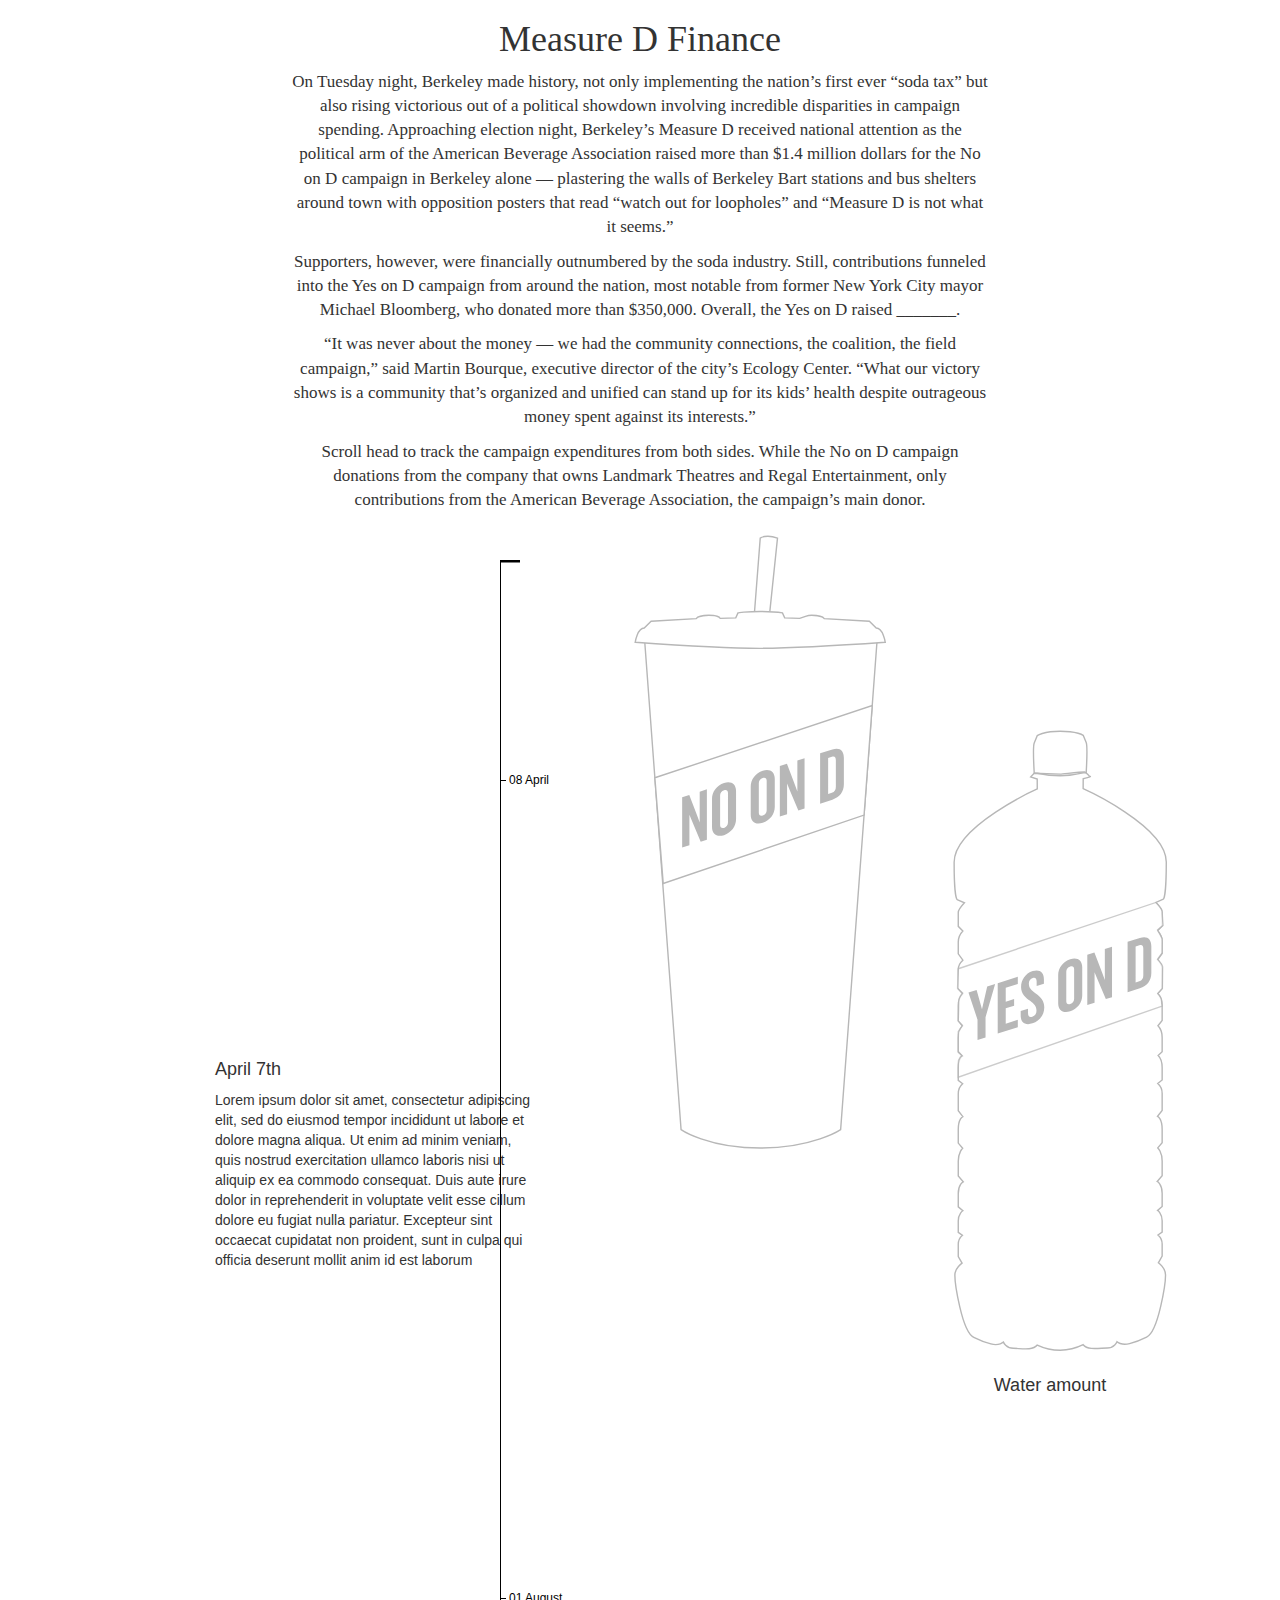
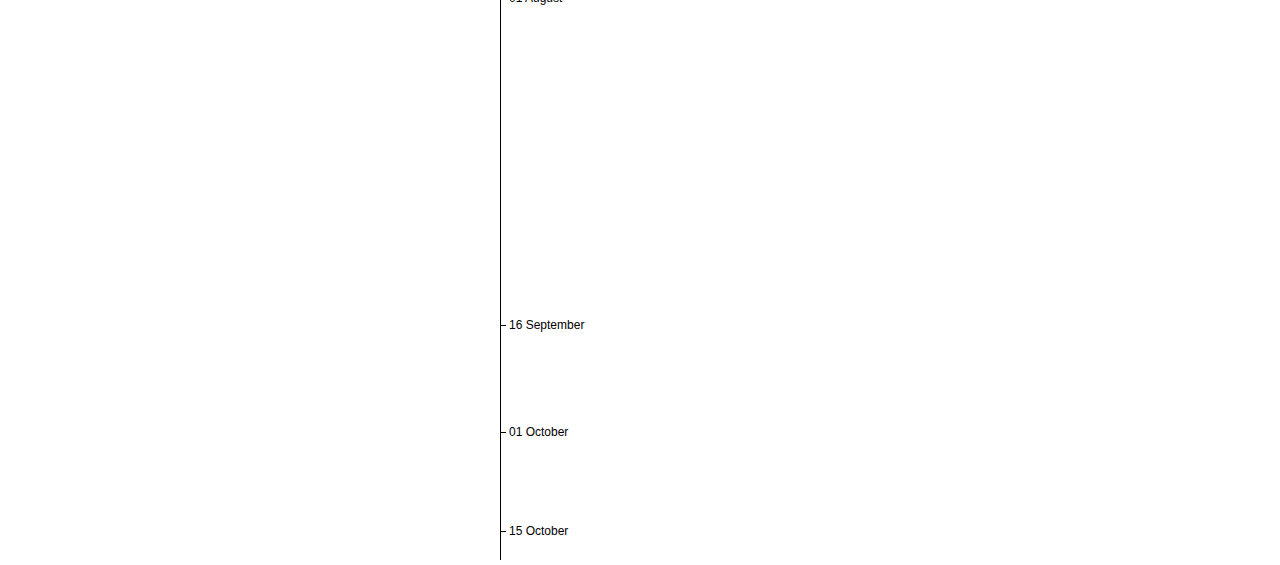
<file: index.html>
<!DOCTYPE html>
<html>

<head>
	<meta charset="utf-8">
	<script src="./js/jquery.min.js"></script>
	<script src="./js/d3.js" charset="utf-8"></script>
	<link href="./css/bootstrap.css" rel="stylesheet">
	<link href="./css/style.css" rel="stylesheet">
</head>
<body>
	<div id="g-opening-paragraph">
		<h1>Measure D Finance</h1>
		<p> On Tuesday night, Berkeley made history, not only implementing the nation’s first ever “soda tax” but also rising victorious out of a political showdown involving incredible disparities in campaign spending. Approaching election night, Berkeley’s Measure D received national attention as the political arm of the American Beverage Association raised more than $1.4 million dollars for the No on D campaign in Berkeley alone — plastering the walls of Berkeley Bart stations and bus shelters around town with opposition posters that read “watch out for loopholes” and “Measure D is not what it seems.” </p>
		<p>
		Supporters, however, were financially outnumbered by the soda industry. Still, contributions funneled into the Yes on D campaign from around the nation, most notable from former New York City mayor Michael Bloomberg, who donated more than $350,000. Overall, the Yes on D raised _______. 
		</p>
		<p>
		“It was never about the money — we had the community connections, the coalition, the field campaign,” said Martin Bourque, executive director of the city’s Ecology Center. “What our victory shows is a community that’s organized and unified can stand up for its kids’ health despite outrageous money spent against its interests.”
		</p>
		<p>
		Scroll head to track the campaign expenditures from both sides. While the No on D campaign donations from the company that owns Landmark Theatres and Regal Entertainment, only contributions from the American Beverage Association, the campaign’s main donor.
		</p>
	</div>
	<div id="g-columns">
		<div id="g-soda-tax">
			<div class="g-left g-column">
				<div id="g-soda-tax-text">
					<div class="g-left g-column g-soda-tax-text" >
					<h4>April 7th</h3>
					<p>Lorem ipsum dolor sit amet, consectetur adipiscing elit, sed do eiusmod tempor incididunt ut labore et dolore magna aliqua. Ut enim ad minim veniam, quis nostrud exercitation ullamco laboris nisi ut aliquip ex ea commodo consequat. Duis aute irure dolor in reprehenderit in voluptate velit esse cillum dolore eu fugiat nulla pariatur. Excepteur sint occaecat cupidatat non proident, sunt in culpa qui officia deserunt mollit anim id est laborum</p>
					</div>
				</div>
			</div>
			<div id="chart-and-slider">
				<svg id="marker-line" width= "20" height="5">
					<line x1="0" y1="0" x2="20" y2="0" style="stroke:rgb(0,0,0);stroke-width:5" />
				</svg>
				<svg id="chart" width="100" height="800"></svg>
			</div>
		</div>

		<div id="g-soda-image">
			<div class="g-overlays">
				<div class="g-overlay g-level_1"><img src="./images/fill_soda1.gif" width="169" height="74"></div>
				<div class="g-overlay g-level_2"><img src="./images/fill_soda2.gif" width="192" height="239"></div>
				<div class="g-overlay g-level_3"><img src="./images/fill_soda3.gif" width="232" height="503"></div>
			</div>
			<svg version="1.1" class="g-base-soda" xmlns="http://www.w3.org/2000/svg" xmlns:xlink="http://www.w3.org/1999/xlink" x="0px" y="0px"
				 width="420px" height="641px" viewBox="0 0 600 915" style="enable-background:new 0 0 600 915;" xml:space="preserve">
			<g>
				<path style="fill:none;stroke:#B7B7B7;stroke-width:2;stroke-miterlimit:10;" d="M292.204,130.372l8.123-104.762
					c0,0,8.268-6.37,24.658,0l-10.92,104.642"/>
				<path style="fill:none;stroke:#B7B7B7;stroke-width:2;stroke-miterlimit:10;" d="M302.031,163.882h165.805l-52.629,706.622
					c0,0-40.177,26.385-114.791,26.385c-74.615,0-113.176-26.385-113.176-26.385l-52.628-706.622h165.805"/>
				<path style="fill:#FFFFFF;stroke:#B7B7B7;stroke-width:2;stroke-miterlimit:10;" d="M300.236,130.251
					c19.744,0,31.848,2.121,31.848,2.121l3.184,7.066l21.385,0.707c12.287-3.899,10.295-4.422,17.165-4.422
					c14.756,0,17.953,4.775,17.953,4.775l64.433,3.819l9.838,9.55c9.836,0,12.903,20.505,12.903,20.505s-122.018,8.595-178.708,8.595
					c-56.69,0-178.528-8.595-178.528-8.595s3.066-20.505,12.903-20.505l9.838-9.55l64.433-3.819c0,0,3.197-4.775,17.953-4.775
					s16.256,4.422,16.256,4.422l22.293-0.707l3.185-7.066C268.568,132.372,280.493,130.251,300.236,130.251z"/>
			</g>
			<polygon style="opacity:1;fill:#FFFFFF;stroke:#B7B7B7;stroke-width:2;stroke-miterlimit:10;" points="149.805,367.88 
				460.323,264.756 448.674,421.16 161.76,518.904 "/>
			<g>
				<path style="fill:#B7B7B7;" d="M215.26,459.165l-12.096-28.766l-3.997-9.744v43.633l-10.368,3.301V395.66l10.152-3.232
					l11.232,29.365l3.672,9.955v-44.064l10.26-3.266v71.929L215.26,459.165z"/>
				<path style="fill:#B7B7B7;" d="M248.631,449.837c-10.368,3.301-17.172-1.553-17.172-11.598v-40.393
					c0-9.936,6.804-19.23,17.172-22.531s17.172,1.662,17.172,11.597v40.393C265.803,437.35,258.999,446.536,248.631,449.837z
					 M254.247,389.729c0-3.457-2.052-5.18-5.616-4.045c-3.564,1.134-5.616,4.164-5.616,7.621v42.12c0,3.456,2.052,5.179,5.616,4.044
					c3.564-1.135,5.616-4.164,5.616-7.62V389.729z"/>
				<path style="fill:#B7B7B7;" d="M303.925,432.233c-10.368,3.301-17.172-1.553-17.172-11.598v-40.393
					c0-9.936,6.804-19.23,17.172-22.531s17.172,1.662,17.172,11.598v40.393C321.097,419.747,314.293,428.933,303.925,432.233z
					 M309.541,372.125c0-3.457-2.053-5.18-5.616-4.045c-3.564,1.135-5.616,4.164-5.616,7.621v42.12c0,3.456,2.052,5.179,5.616,4.044
					c3.563-1.135,5.616-4.164,5.616-7.62V372.125z"/>
				<path style="fill:#B7B7B7;" d="M354.792,414.744l-12.096-28.765l-3.997-9.744v43.633l-10.368,3.301v-71.929l10.152-3.232
					l11.232,29.364l3.672,9.955v-44.064l10.261-3.266v71.929L354.792,414.744z"/>
				<path style="fill:#B7B7B7;" d="M403.39,399.272l-17.496,5.57v-71.929l17.496-5.57c10.368-3.301,16.417,1.253,16.417,11.945v38.017
					C419.807,388.105,413.758,395.972,403.39,399.272z M408.358,342.825c0-4.536-1.729-6.253-5.725-4.981l-5.292,1.685v51.517
					l5.292-1.685c3.996-1.272,5.725-4.198,5.725-8.626V342.825z"/>
			</g>
			</svg>
			<h4 id="soda-amount"></h3>
		</div>
		<div id="g-water-image">
			<svg version="1.1" id="base-water" xmlns="http://www.w3.org/2000/svg" xmlns:xlink="http://www.w3.org/1999/xlink" x="0px" y="0px"
					 width="420px" height="641px" viewBox="0 0 600 915" style="enable-background:new 0 0 600 915;" xml:space="preserve">
				<path style="fill:#FFFFFF;" d="M447.566,254.673l-10.465,4.589c0,0,8.83,9.384,8.83,13.901c0,4.517,0,19.809,0,19.809l-6.553,6.603
					c0,0,6.553,6.95,6.553,15.639s0,17.029,0,17.029l-6.551,9.037c0,0,6.551,5.908,6.551,13.206c0,7.298,0,22.242,0,22.242v5.561
					l-6.268,6.951c0,0,6.268,6.95,6.268,16.681s0,21.895,0,21.895l-5.982,7.646c0,0,5.982,6.022,5.982,16.738
					c0,10.715,0,20.448,0,20.448l-5.697,5.213c0,0,5.697,5.561,5.697,17.377c0,11.814,0,17.723,0,17.723l-6.268,4.867
					c0,0,6.268,5.211,6.268,14.248c0,9.035,0,24.326,0,24.326l-6.553,8.344c0,0,6.553,2.779,6.553,18.418s0,19.463,0,19.463
					l-6.268,7.299c0,0,6.268,5.561,6.268,18.766s0,20.852,0,20.852l-7.121,8.342c0,0,7.121,3.477,7.121,16.682s0,19.111,0,19.111
					l-6.553,5.562c0,0,6.553,4.166,6.553,14.592s0,16.334,0,16.334l-5.982,4.17c0,0,5.982,5.213,5.982,12.859c0,7.645,0,17.375,0,17.375
					l-5.414,9.477c0,0,10.254,6.947,10.254,17.373s-9.684,80.363-27.057,88.705c0,0-12.391,6.256-24.354,9.383
					c-11.961,3.127-17.943-2.607-17.943-2.607s-3.846,8.863-14.1,8.863c-10.252,0-27.23,3.869-34.246-4.691
					c0,0-15.701,7.818-32.83,7.818h150.596V236.779C449.575,253.887,447.566,254.673,447.566,254.673z"/>
				<path style="fill:#FFFFFF;" d="M233.271,896.223c-10.254,0-14.1-8.861-14.1-8.861s-5.982,5.734-17.945,2.607
					c-11.961-3.129-24.352-9.385-24.352-9.385c-17.375-8.34-27.059-78.277-27.059-88.703s10.254-17.375,10.254-17.375l-5.41-9.475
					c0,0,0-9.73,0-17.377c0-7.645,5.98-12.857,5.98-12.857l-5.98-4.17c0,0,0-5.908,0-16.334s6.551-14.594,6.551-14.594l-6.551-5.559
					c0,0,0-5.908,0-19.115c0-13.205,7.119-16.68,7.119-16.68l-7.119-8.342c0,0,0-7.646,0-20.852s6.266-18.766,6.266-18.766l-6.266-7.299
					c0,0,0-3.824,0-19.463s6.551-18.418,6.551-18.418l-6.551-8.344c0,0,0-15.291,0-24.328c0-9.035,6.266-14.246,6.266-14.246
					l-6.266-4.867c0,0,0-5.908,0-17.723c0-11.817,5.695-17.377,5.695-17.377l-5.695-5.213c0,0,0-9.732,0-20.448
					c0-10.716,5.98-16.739,5.98-16.739l-5.98-7.646c0,0,0-12.164,0-21.895s6.266-16.681,6.266-16.681l-6.266-6.951v-5.561
					c0,0,0-14.944,0-22.242c0-7.298,6.549-13.206,6.549-13.206l-6.549-9.037c0,0,0-8.34,0-17.029s6.551-15.639,6.551-15.639
					l-6.551-6.603c0,0,0-15.292,0-19.809s8.828-13.901,8.828-13.901l-10.465-4.589c0,0-4.271-1.667-4.271-53.169
					c0-2.691,0.342-5.386,0.956-8.079h-1.956v705h152.49c-17.127,0-32.727-7.357-32.727-7.357
					C260.502,900.092,243.523,896.223,233.271,896.223z"/>
				<g>
					<path style="fill:none;stroke:#B7B7B7;stroke-width:2;stroke-miterlimit:10;" d="M300.295,76.968c3.455,0,26.76-3.128,35.25-3.128
						c1.209,0,6.262,6.517,7.299,6.517c3.387,0-9.703,3.187-9.703,3.187l-0.068,14.186c0,0,118.766,53.272,118.766,104.775
						c0,51.502-4.271,53.169-4.271,53.169l-10.465,4.589c0,0,8.83,9.384,8.83,13.901c0,4.517,0,19.809,0,19.809l-6.553,6.603
						c0,0,6.553,6.95,6.553,15.639s0,17.029,0,17.029l-6.551,9.037c0,0,6.551,5.908,6.551,13.206c0,7.298,0,22.242,0,22.242v5.561
						l-6.268,6.951c0,0,6.268,6.95,6.268,16.681s0,21.895,0,21.895l-5.982,7.646c0,0,5.982,6.022,5.982,16.738
						c0,10.716,0,20.447,0,20.447l-5.697,5.213c0,0,5.697,5.561,5.697,17.376c0,11.816,0,17.725,0,17.725l-6.268,4.867
						c0,0,6.268,5.211,6.268,14.248c0,9.035,0,24.326,0,24.326l-6.553,8.344c0,0,6.553,2.779,6.553,18.418s0,19.463,0,19.463
						l-6.268,7.299c0,0,6.268,5.561,6.268,18.766s0,20.852,0,20.852l-7.121,8.342c0,0,7.121,3.477,7.121,16.682s0,19.111,0,19.111
						l-6.553,5.562c0,0,6.553,4.166,6.553,14.592s0,16.334,0,16.334l-5.982,4.17c0,0,5.982,5.213,5.982,12.859
						c0,7.645,0,17.375,0,17.375l-5.414,9.477c0,0,10.254,6.947,10.254,17.373s-9.684,80.363-27.057,88.705
						c0,0-12.391,6.256-24.354,9.383c-11.961,3.127-17.943-2.607-17.943-2.607s-3.846,8.863-14.1,8.863
						c-10.252,0-27.23,3.869-34.246-4.691c0,0-15.701,7.818-32.83,7.818c-17.127,0-32.727-7.357-32.727-7.357
						c-7.014,8.561-23.992,4.691-34.244,4.691c-10.254,0-14.1-8.861-14.1-8.861s-5.982,5.734-17.945,2.607
						c-11.961-3.129-24.352-9.385-24.352-9.385c-17.375-8.34-27.059-78.277-27.059-88.703s10.254-17.375,10.254-17.375l-5.41-9.475
						c0,0,0-9.73,0-17.377c0-7.645,5.98-12.857,5.98-12.857l-5.98-4.17c0,0,0-5.908,0-16.334s6.551-14.594,6.551-14.594l-6.551-5.559
						c0,0,0-5.908,0-19.115c0-13.205,7.119-16.68,7.119-16.68l-7.119-8.342c0,0,0-7.646,0-20.852s6.266-18.766,6.266-18.766
						l-6.266-7.299c0,0,0-3.824,0-19.463s6.551-18.418,6.551-18.418l-6.551-8.344c0,0,0-15.291,0-24.328
						c0-9.035,6.266-14.248,6.266-14.248l-6.266-4.865c0,0,0-5.908,0-17.725s5.695-17.376,5.695-17.376l-5.695-5.213
						c0,0,0-9.731,0-20.447c0-10.716,5.98-16.739,5.98-16.739l-5.98-7.646c0,0,0-12.164,0-21.895s6.266-16.681,6.266-16.681
						l-6.266-6.951v-5.561c0,0,0-14.944,0-22.242c0-7.298,6.549-13.206,6.549-13.206l-6.549-9.037c0,0,0-8.34,0-17.029
						s6.551-15.639,6.551-15.639l-6.551-6.603c0,0,0-15.292,0-19.809s8.828-13.901,8.828-13.901l-10.465-4.589
						c0,0-4.271-1.667-4.271-53.169c0-51.502,118.764-104.775,118.764-104.775l-0.066-14.186l-9.316-3.128l5.045-5.213L300.295,76.968z"
						/>
					<path style="fill:none;stroke:#B7B7B7;stroke-width:2;stroke-miterlimit:10;" d="M333.141,75.202h4.271c0,0,2.137-38.054,0-43.267
						s-4.271-10.426-4.271-10.426s-8.387-5.734-32.898-5.734s-32.793,6.197-32.793,6.197s-2.137,5.213-4.271,10.426
						c-2.137,5.213,0,43.268,0,43.268h4.271c0,0,17.248,3.649,32.896,3.649C315.996,79.313,333.141,75.202,333.141,75.202z"/>
				</g>
				<path style="opacity:0.7;fill:#FFFFFF;stroke:#B7B7B7;stroke-width:2;stroke-miterlimit:10;" d="M154.66,354.948l282.441-94.686
					c0,0,8.83,9.035,8.83,12.902s1.364,19.839,1.364,19.839l-7.917,6.573L446.091,312l-0.159,20.244l-6.551,9.037
					c0,0,7.24,8.24,7.24,10.723s-0.394,31.289-0.394,31.289l-6.563,6.947c0,0,5.366,5.771,5.366,9.766s0.901,8.329,0.901,8.329
					L154.66,509.904c0,0,0.007-12.04,0.007-19.571c0-9.334,5.688-11.012,5.688-11.012l-5.695-6.212l0.007-28.11l5.974-9.077
					l-6.027-6.325c0,0,0.797-21.504,0.592-27.218s5.721-12.678,5.721-12.678l-7.248-6.979L154.66,354.948z"/>
				<g>
					<path style="fill:#B7B7B7;" d="M193.625,424.146v28.944l-11.448,3.646v-28.944l-12.96-38.859l11.665-3.713l7.668,27.69
						l7.452-32.504l11.34-3.61L193.625,424.146z"/>
					<path style="fill:#B7B7B7;" d="M211.012,447.555v-71.929l28.729-9.146v10.151l-17.28,5.501v19.873l11.988-3.816v9.504
						l-11.988,3.816v21.924l17.28-5.501v10.477L211.012,447.555z"/>
					<path style="fill:#B7B7B7;" d="M260.697,433.033c-10.368,3.301-16.848-1.008-16.848-11.16v-6.372l10.476-3.335v6.156
						c0,4.536,2.053,6.475,6.048,5.203c4.104-1.307,6.048-4.409,6.048-8.405c0-6.265-3.131-9.911-9.18-14.357
						c-5.939-4.05-12.852-10.273-12.852-19.454c0-9.72,5.616-19.392,16.74-22.934c9.612-3.06,15.876,1.642,15.876,11.47v6.48
						l-10.368,3.301v-6.48c0-3.996-1.836-6.112-5.508-4.943c-3.348,1.066-5.616,3.948-5.616,7.621c0,7.02,3.132,9.479,9.828,14.475
						c7.02,5.002,12.204,10.588,12.204,19.66C277.545,421.406,270.093,430.042,260.697,433.033z"/>
					<path style="fill:#B7B7B7;" d="M314.588,415.877c-10.368,3.301-17.173-1.553-17.173-11.598v-40.393
						c0-9.936,6.805-19.23,17.173-22.531s17.172,1.662,17.172,11.598v40.393C331.76,403.391,324.956,412.576,314.588,415.877z
						 M320.203,355.769c0-3.457-2.052-5.18-5.615-4.045c-3.564,1.135-5.616,4.164-5.616,7.621v42.12c0,3.456,2.052,5.179,5.616,4.044
						c3.563-1.135,5.615-4.164,5.615-7.62V355.769z"/>
					<path style="fill:#B7B7B7;" d="M365.455,398.387l-12.097-28.765l-3.996-9.744v43.633l-10.368,3.301v-71.929l10.152-3.232
						l11.232,29.364l3.672,9.955v-44.064l10.26-3.266v71.929L365.455,398.387z"/>
					<path style="fill:#B7B7B7;" d="M414.053,382.916l-17.496,5.57v-71.929l17.496-5.57c10.368-3.301,16.417,1.253,16.417,11.945v38.017
						C430.47,371.749,424.421,379.615,414.053,382.916z M419.021,326.469c0-4.536-1.728-6.253-5.724-4.981l-5.292,1.685v51.517
						l5.292-1.685c3.996-1.272,5.724-4.198,5.724-8.626V326.469z"/>
				</g>
				</svg>

			<svg id="water-level" width="400" height="641">
				<rect width="210" height="0"></rect>
			</svg>
			<h4 id="water-amount">Water amount</h3>
		</div>
	</div>

	<script src="./js/new_logic.js"></script>
</body>

</html>
</file>
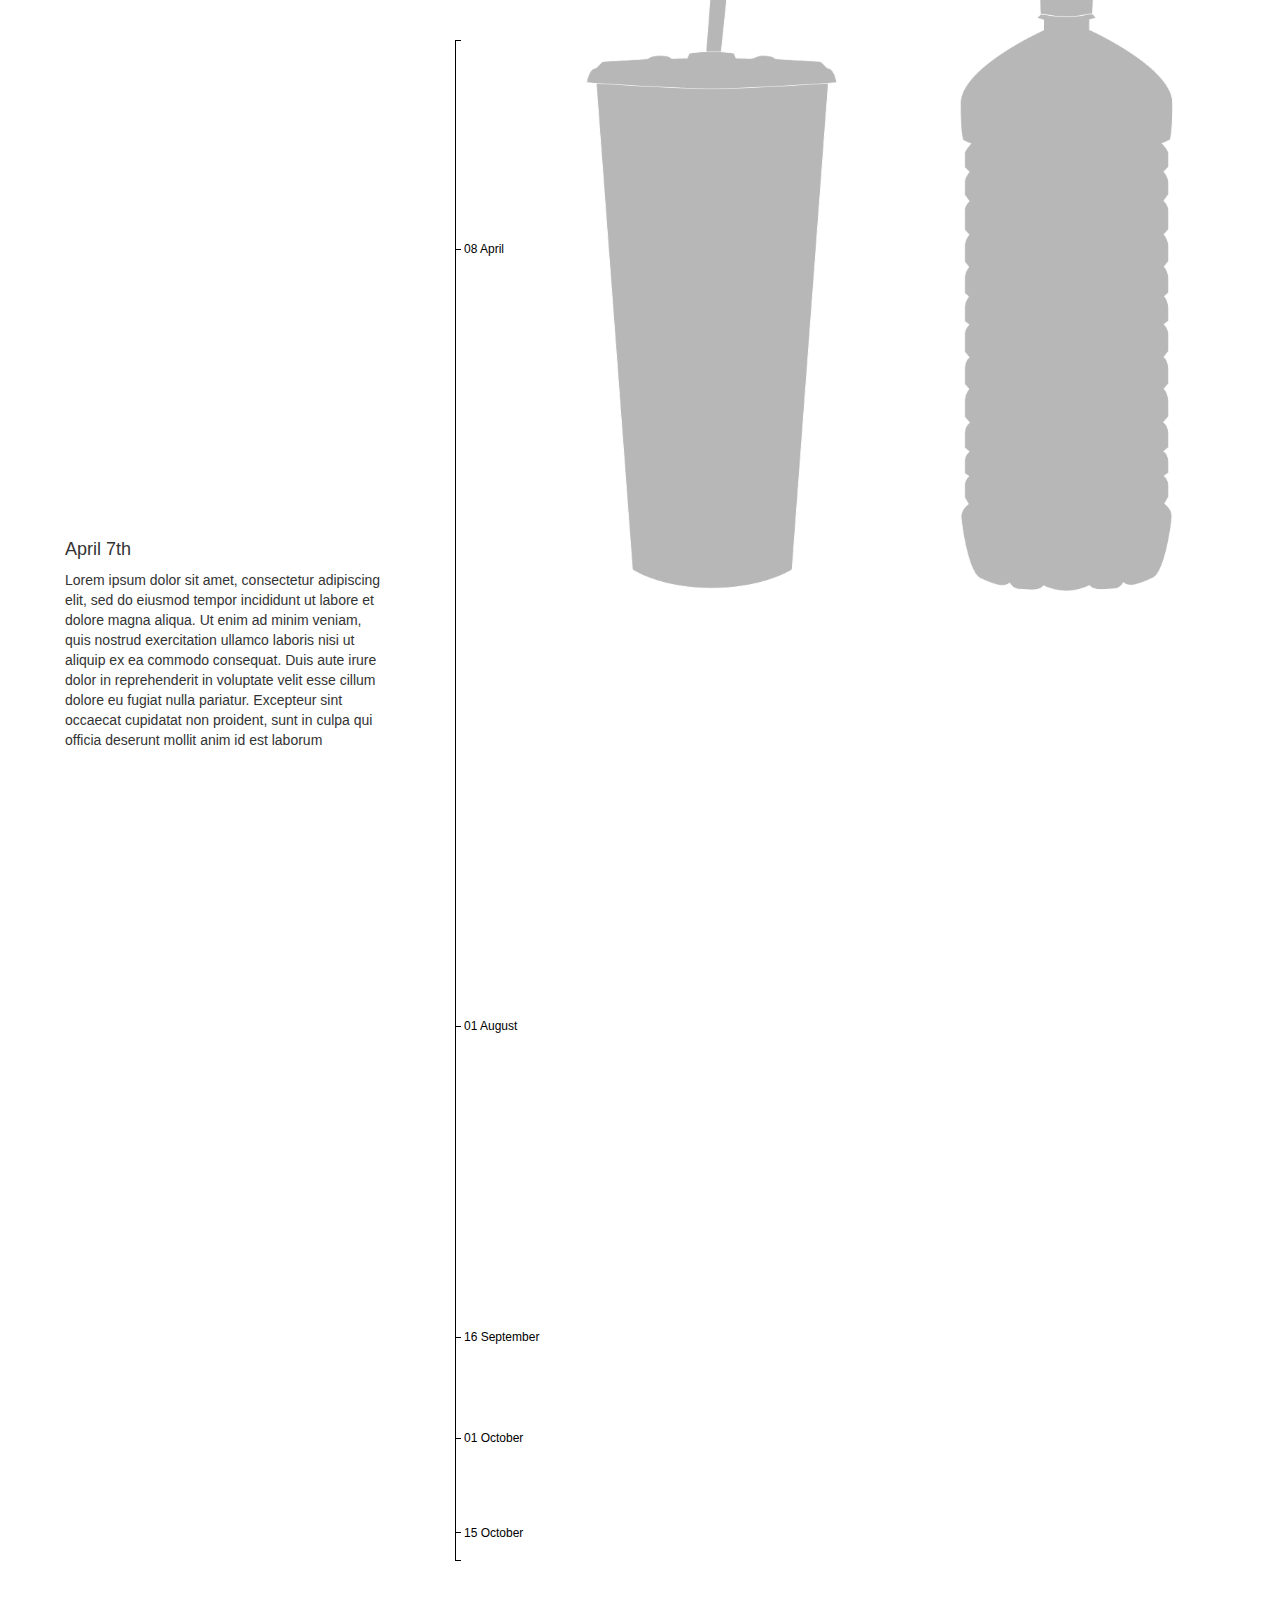
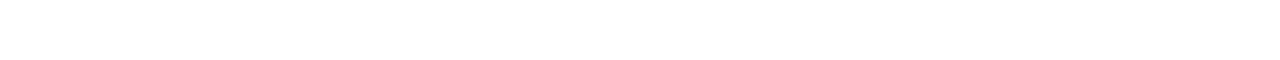
<file: newpage.html>
<!DOCTYPE html>
<html ng-app="SodaTax" lang="en">
<head>
	<link href="./bootstrap.css" rel="stylesheet">
</head>
<style>
	#g-columns {
	    width: 1300px;
	    margin: 0 auto;
	    position: relative;
	  }

	#g-columns .g-column {
	    padding: 0 15px;
	    margin: 30px 0;
	    float: left;
	  }

	  #g-columns .g-left {
	    width: 355px;
	  }

	  #chart {
	  	float: left;
	  }
	.axis text {
	  font: 12px sans-serif;
	  color: black;
	}

	.axis path,
	.axis line {
	  fill: none;
	  stroke: #000;
	  shape-rendering: crispEdges;
	}

	#g-soda-tax-text {
	    position: absolute;
	    top: 500px;
	    left: 50px;
	    height: 200px;
	  }

	#g-soda-image {
	    position: absolute;
	    top: 300;
	    left: 500px;
	    height: 1150px;
	  }

	  #g-soda-image .g-base-soda {
	    position: absolute;
	    display: block;
	    top: -50px;
	  }
	  .g-overlays {
	    position: absolute;
	    top: -50px;
	    left: 0;
	  }

	  .g-overlays .g-overlay {
	    position: absolute;
	    top: 0;
	    left: 0;
	    opacity: 0;
	    width: 420;
	    height: 300;
	  }

	 #g-water-image {
	    position: absolute;
	    top: 300;
	    left: 850px;
	    height: 1150px;
	  }

	  #g-water-image .g-base-water {
	    position: absolute;
	    display: block;
	    top: -50px;
	  }
</style>
<body>
	<div id="g-columns">
		<div id="g-soda-tax">
			<div class="g-left g-column">
				<div id="g-soda-tax-text">
				<div class="g-left g-column g-soda-tax-text" >
				<h4>April 7th</h3>
				<p>Lorem ipsum dolor sit amet, consectetur adipiscing elit, sed do eiusmod tempor incididunt ut labore et dolore magna aliqua. Ut enim ad minim veniam, quis nostrud exercitation ullamco laboris nisi ut aliquip ex ea commodo consequat. Duis aute irure dolor in reprehenderit in voluptate velit esse cillum dolore eu fugiat nulla pariatur. Excepteur sint occaecat cupidatat non proident, sunt in culpa qui officia deserunt mollit anim id est laborum</p>
				</div>
				</div>
			</div>
			<svg id="chart" width="100" height="800"></svg>
		</div>
	<div id="g-soda-image">
		<img src="./images/base_soda.png" class="g-base-soda" width="420" height="641">
		<!--
		<div class="g-overlays">		
		<div class="g-overlay g-level_1"><img src="./images/fill_soda1.gif"></div>
		<div class="g-overlay g-level_2"><img src="./images/fill_soda2.gif"></div> -->
		</div>
	</div>
	<div id="g-water-image">
		
		<img src="./images/base_water.png" class="g-base-water" width="420" height="641">
		<svg id="water-level" width="200" height="641">
			<rect width="420" height="0"></rect>
		</svg>
		<!--
		<div class="g-overlays">
			<div class="g-overlay g-level_1">
				<param name="movie" value="./images/fill_water1.swf" />
				<object>
					<embed src="./images/fill_water1.swf"></embed>
				</object>
			</div>
			<div class="g-overlay g-level_2">
				<object>
					<embed src="./images/fill_water2.swf"></embed>
				</object>
			</div>
			<div class="g-overlay g-level_3">
				<object>
					<embed src="./images/fill_water3.swf"></embed>
				</object>
			</div>
			<div class="g-overlay g-level_4">
				<object>
					<embed src="./images/fill_water4.swf"></embed>
				</object>
			</div>
		</div> -->
	</div>
	<script src="./jquery.min.js"></script>
	<script src="./d3.js" charset="utf-8"></script>
	<script src="./new_logic.js"></script>
</body>
</html>
</file>
<file: css/style.css>
#g-columns {
  width: 1300px;
  margin: 0 auto;
  position: relative;
}

#g-columns .g-column {
  padding: 0 15px;
  margin: 30px 0;
  float: left;
}

#g-columns .g-left {
  width: 355px;
}

#g-opening-paragraph {
  height: 500px;
  width: 700px;
  margin-left: auto;
  margin-right: auto;
  text-align: center;
  font-family: georgia, serif;
  font-weight: 300;
  font-size: 17px;
}

#chart-and-slider {
  position: absolute;
  left: 400px;
  margin-left: 100px;
  margin-right: 40px;
  margin-top: 40px;
}

#marker-line {
  position: absolute;
}

.axis text {
  font: 12px sans-serif;
  color: black;
}

.axis path, .axis line {
  fill: none;
  stroke: #000;
  shape-rendering: crispEdges;
}

#g-soda-tax-text {
  position: absolute;
  top: 500px;
  left: 200px;
  height: 500px;
  width: 250px;
}

#g-soda-image {
  position: absolute;
  left: 550px;
  height: 702px;
  width: 420px;
}

#g-soda-image .g-base-soda {
  position: absolute;
  top: 0px;
}

.g-overlays .g-overlay {
  position: absolute;
  opacity: 0;
}

.g-level_1 {
  left: 127px;
  top: 555px;
}

.g-level_2 {
  left: 116px;
  top: 388px;
}

.g-level_3 {
  left: 96px;
  top: 125px;
}

#g-water-image {
  position: absolute;
  top: 200px;
  left: 850px;
}

#base-water {
  position: absolute;
}

#water-amount {
  text-align: center;
  margin-left: auto;
  margin-right: auto;
}

#soda-amount {
  position: absolute;
  text-align: center;
  margin-left: auto;
  margin-right: auto;
  bottom: 20px;
  left: 160px;
}
</file>
